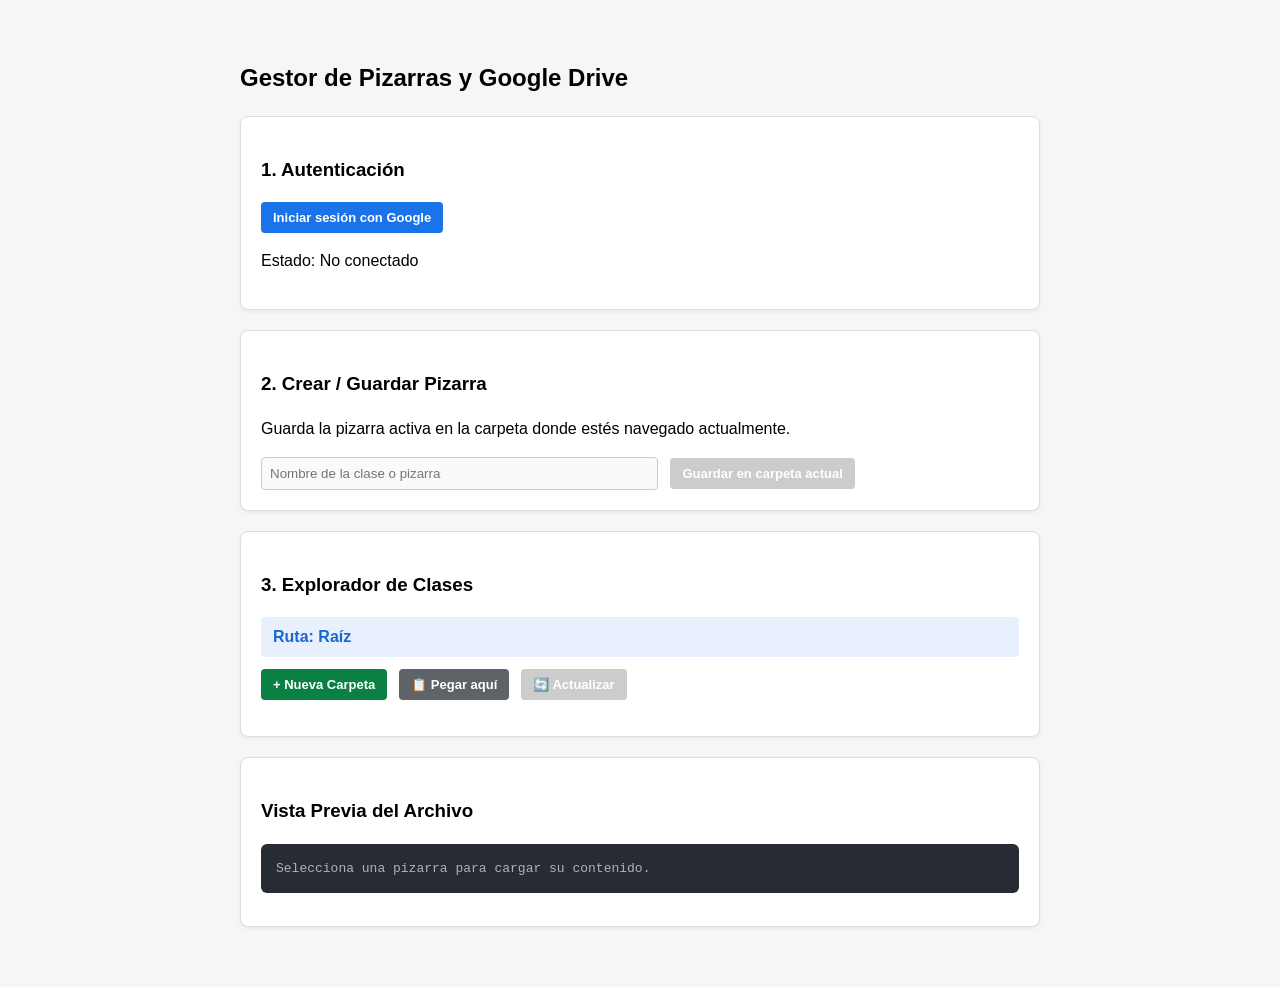
<file: registro.html>
<!DOCTYPE html>
<html lang="es">
<head>
  <meta charset="UTF-8">
  <meta name="viewport" content="width=device-width, initial-scale=1.0">
  <title>Gestor de Pizarras y Google Drive</title>
  <style>
    body {
      font-family: Arial, sans-serif;
      max-width: 800px;
      margin: 20px auto;
      padding: 20px;
      line-height: 1.5;
      background-color: #f4f6f8;
    }
    .box {
      border: 1px solid #dcdcdc;
      padding: 20px;
      border-radius: 8px;
      margin-bottom: 20px;
      background-color: #ffffff;
      box-shadow: 0 2px 4px rgba(0,0,0,0.05);
    }
    .badge {
      display: inline-block;
      padding: 5px 10px;
      border-radius: 4px;
      font-weight: bold;
      color: white;
      margin-top: 5px;
    }
    .teacher { background-color: #2e7d32; }
    .student { background-color: #1565c0; }
    button {
      padding: 8px 12px;
      border: none;
      background-color: #1a73e8;
      color: white;
      border-radius: 4px;
      cursor: pointer;
      font-weight: bold;
      font-size: 13px;
      margin-right: 4px;
    }
    button:disabled { background-color: #ccc; cursor: not-allowed; }
    button.btn-secondary { background-color: #5f6368; }
    button.btn-action { background-color: #0b8043; }
    
    input[type="text"] {
      padding: 8px;
      width: 50%;
      border: 1px solid #ccc;
      border-radius: 4px;
      margin-right: 8px;
    }
    
    /* Navegación y explorador */
    .breadcrumbs {
      background: #e8f0fe;
      padding: 8px 12px;
      border-radius: 4px;
      margin-bottom: 12px;
      font-weight: bold;
      color: #1967d2;
    }
    .breadcrumbs span {
      cursor: pointer;
      text-decoration: underline;
    }

    .toolbar {
      display: flex;
      gap: 8px;
      margin-bottom: 15px;
      align-items: center;
      flex-wrap: wrap;
    }

    ul { list-style-type: none; padding: 0; margin-top: 10px; }
    li {
      background: #f9f9f9;
      border: 1px solid #e0e0e0;
      padding: 10px 14px;
      margin-bottom: 8px;
      border-radius: 4px;
      display: flex;
      justify-content: space-between;
      align-items: center;
    }
    li.is-folder {
      background-color: #f1f3f4;
      border-left: 4px solid #1a73e8;
    }
    .item-title {
      display: flex;
      align-items: center;
      gap: 8px;
      cursor: pointer;
    }
    pre {
      background: #272c34;
      color: #abb2bf;
      padding: 15px;
      border-radius: 6px;
      overflow-x: auto;
      max-height: 250px;
    }
    .clipboard-bar {
      font-size: 12px;
      background: #fff3e0;
      border: 1px solid #ffe0b2;
      padding: 6px 10px;
      border-radius: 4px;
      margin-bottom: 10px;
      display: none;
    }
  </style>
  <script src="https://accounts.google.com/gsi/client" onload="initGIS()" async defer></script>
</head>
<body>

  <h2>Gestor de Pizarras y Google Drive</h2>

  <!-- 1. Autenticación -->
  <div class="box">
    <h3>1. Autenticación</h3>
    <button id="authBtn" onclick="handleAuthClick()">Iniciar sesión con Google</button>
    <p id="userInfo">Estado: No conectado</p>
    <div id="roleBadge"></div>
  </div>

  <!-- 2. Panel del Profesor -->
  <div class="box">
    <h3>2. Crear / Guardar Pizarra</h3>
    <p>Guarda la pizarra activa en la carpeta donde estés navegado actualmente.</p>
    <input type="text" id="boardTitle" placeholder="Nombre de la clase o pizarra" disabled>
    <button id="saveBtn" onclick="saveWhiteboardTest()" disabled>Guardar en carpeta actual</button>
  </div>

  <!-- 3. Explorador de Archivos y Carpetas -->
  <div class="box">
    <h3>3. Explorador de Clases</h3>
    
    <!-- Ruta actual / Breadcrumb -->
    <div class="breadcrumbs" id="breadcrumbsView">Ruta: Raíz</div>

    <!-- Barra de acciones -->
    <div class="toolbar">
      <button id="newFolderBtn" class="btn-action" onclick="promptCreateFolder()" disabled>+ Nueva Carpeta</button>
      <button id="pasteBtn" class="btn-secondary" onclick="pasteFile()" disabled>📋 Pegar aquí</button>
      <button id="refreshBtn" onclick="refreshCurrentFolder()" disabled>🔄 Actualizar</button>
    </div>

    <!-- Indicador de archivo copiado -->
    <div id="clipboardBar" class="clipboard-bar"></div>

    <ul id="boardsList"></ul>
  </div>

  <!-- 4. Contenido de Pizarra Seleccionada -->
  <div class="box">
    <h3>Vista Previa del Archivo</h3>
    <pre id="fileContent">Selecciona una pizarra para cargar su contenido.</pre>
  </div>

  <script>
    // CONFIGURACIÓN DE CREDENCIALES
    const CLIENT_ID = '105539045721-rqso8ee1qvak0f35lm72dl0iqgaisqqe.apps.googleusercontent.com';
    const TEACHER_EMAIL = 'ingeniero.diego.bustamante@gmail.com';
    const ROOT_FOLDER_ID = '1F9G2av-nBxT4lnOI9TeG4Do0cadbbESQ'; 

    const SCOPES = 'https://www.googleapis.com/auth/drive https://www.googleapis.com/auth/userinfo.email';

    let tokenClient;
    let accessToken = null;
    let currentUserEmail = null;
    let isTeacher = false;

    // Estado de navegación
    let folderHistory = [{ id: ROOT_FOLDER_ID, name: 'Raíz' }];
    let clipboardFile = null; // Guardará { id, name } al copiar

    function initGIS() {
      tokenClient = google.accounts.oauth2.initTokenClient({
        client_id: CLIENT_ID,
        scope: SCOPES,
        callback: async (response) => {
          if (response.error) {
            alert('Error de autenticación: ' + response.error);
            return;
          }
          accessToken = response.access_token;
          await fetchUserProfile();
          updateUIByRole();
        },
      });
    }

    function handleAuthClick() {
      tokenClient.requestAccessToken({ prompt: 'select_account consent' });
    }

    async function fetchUserProfile() {
      try {
        const res = await fetch('https://www.googleapis.com/oauth2/v3/userinfo', {
          headers: { Authorization: `Bearer ${accessToken}` }
        });
        const data = await res.json();
        currentUserEmail = data.email;
        isTeacher = (currentUserEmail.toLowerCase() === TEACHER_EMAIL.toLowerCase());
      } catch (err) {
        console.error('Error al obtener perfil:', err);
      }
    }

    function getCurrentFolderId() {
      return folderHistory[folderHistory.length - 1].id;
    }

    function updateUIByRole() {
      document.getElementById('userInfo').innerText = `Conectado como: ${currentUserEmail}`;
      const badge = document.getElementById('roleBadge');

      if (isTeacher) {
        badge.innerHTML = '<span class="badge teacher">ROL: PROFESOR (Editor)</span>';
        document.getElementById('boardTitle').disabled = false;
        document.getElementById('saveBtn').disabled = false;
        document.getElementById('newFolderBtn').disabled = false;
      } else {
        badge.innerHTML = '<span class="badge student">ROL: ALUMNO (Solo Lectura)</span>';
        document.getElementById('boardTitle').disabled = true;
        document.getElementById('saveBtn').disabled = true;
        document.getElementById('newFolderBtn').disabled = true;
      }

      document.getElementById('refreshBtn').disabled = false;
      renderBreadcrumbs();
      listFolderContents();
    }

    // NAVEGACIÓN Y BREADCRUMBS
    function renderBreadcrumbs() {
      const container = document.getElementById('breadcrumbsView');
      container.innerHTML = 'Ruta: ';
      
      folderHistory.forEach((folder, index) => {
        const span = document.createElement('span');
        span.innerText = folder.name;
        span.onclick = () => navigateToBreadcrumb(index);
        container.appendChild(span);

        if (index < folderHistory.length - 1) {
          container.appendChild(document.createTextNode(' / '));
        }
      });
    }

    function navigateToFolder(folderId, folderName) {
      folderHistory.push({ id: folderId, name: folderName });
      renderBreadcrumbs();
      listFolderContents();
    }

    function navigateToBreadcrumb(index) {
      folderHistory = folderHistory.slice(0, index + 1);
      renderBreadcrumbs();
      listFolderContents();
    }

    function refreshCurrentFolder() {
      listFolderContents();
    }

    // LISTAR CONTENIDO DE LA CARPETA ACTUAL
    async function listFolderContents() {
      const list = document.getElementById('boardsList');
      list.innerHTML = '<li>Cargando contenido...</li>';

      const currentFolderId = getCurrentFolderId();
      const query = encodeURIComponent(`'${currentFolderId}' in parents and trashed = false`);

      try {
        const response = await fetch(`https://www.googleapis.com/drive/v3/files?q=${query}&fields=files(id,name,mimeType,createdTime)&orderBy=folder,name`, {
          headers: { Authorization: `Bearer ${accessToken}` }
        });
        
        const data = await response.json();
        list.innerHTML = '';

        if (data.files && data.files.length > 0) {
          data.files.forEach(item => {
            const isFolder = item.mimeType === 'application/vnd.google-apps.folder';
            const li = document.createElement('li');
            
            if (isFolder) {
              li.className = 'is-folder';
              li.innerHTML = `
                <div class="item-title" onclick="navigateToFolder('${item.id}', '${item.name}')">
                  📁 <strong>${item.name}</strong>
                </div>
                <span><em>Carpeta</em></span>
              `;
            } else {
              let copyBtnHtml = isTeacher ? `<button class="btn-secondary" onclick="copyFile('${item.id}', '${item.name}')">📄 Copiar</button>` : '';
              li.innerHTML = `
                <div class="item-title" onclick="readWhiteboard('${item.id}')">
                  📝 <span>${item.name}</span>
                </div>
                <div>
                  ${copyBtnHtml}
                  <button onclick="readWhiteboard('${item.id}')">Abrir</button>
                </div>
              `;
            }
            list.appendChild(li);
          });
        } else {
          list.innerHTML = '<li>Esta carpeta está vacía.</li>';
        }
      } catch (err) {
        console.error('Error al listar contenido:', err);
        list.innerHTML = '<li>Error al cargar la carpeta.</li>';
      }
    }

    // CREAR NUEVA CARPETA
    async function promptCreateFolder() {
      const folderName = prompt('Nombre de la nueva carpeta:');
      if (!folderName || !folderName.trim()) return;

      const currentFolderId = getCurrentFolderId();

      try {
        const response = await fetch('https://www.googleapis.com/drive/v3/files', {
          method: 'POST',
          headers: {
            Authorization: `Bearer ${accessToken}`,
            'Content-Type': 'application/json'
          },
          body: JSON.stringify({
            name: folderName.trim(),
            mimeType: 'application/vnd.google-apps.folder',
            parents: [currentFolderId]
          })
        });

        const newFolder = await response.json();

        if (response.ok) {
          await setPublicReadPermission(newFolder.id);
          alert(`Carpeta "${folderName}" creada.`);
          listFolderContents();
        } else {
          alert('Error creando carpeta: ' + newFolder.error.message);
        }
      } catch (err) {
        console.error('Error al crear carpeta:', err);
      }
    }

    // GUARDAR NUEVA PIZARRA EN LA CARPETA ACTUAL
    async function saveWhiteboardTest() {
      const titleInput = document.getElementById('boardTitle');
      const title = titleInput.value.trim() || 'Clase sin título';
      const saveBtn = document.getElementById('saveBtn');
      const currentFolderId = getCurrentFolderId();

      saveBtn.disabled = true;
      saveBtn.innerText = 'Guardando...';

      const whiteboardData = {
        title: title,
        teacher: currentUserEmail,
        createdAt: new Date().toISOString(),
        strokes: [{ tool: 'pen', color: '#ff0000', points: [[10, 10], [50, 50]] }]
      };

      try {
        const metadataResponse = await fetch('https://www.googleapis.com/drive/v3/files', {
          method: 'POST',
          headers: {
            Authorization: `Bearer ${accessToken}`,
            'Content-Type': 'application/json'
          },
          body: JSON.stringify({
            name: `PIZARRA_${title}.json`,
            mimeType: 'application/json',
            parents: [currentFolderId]
          })
        });

        const file = await metadataResponse.json();

        if (!metadataResponse.ok) {
          alert('Error al crear archivo: ' + file.error.message);
          return;
        }

        const contentResponse = await fetch(`https://www.googleapis.com/upload/drive/v3/files/${file.id}?uploadType=media`, {
          method: 'PATCH',
          headers: {
            Authorization: `Bearer ${accessToken}`,
            'Content-Type': 'application/json'
          },
          body: JSON.stringify(whiteboardData, null, 2)
        });

        if (contentResponse.ok) {
          await setPublicReadPermission(file.id);
          alert('Pizarra guardada con éxito.');
          titleInput.value = '';
          listFolderContents();
        } else {
          const errData = await contentResponse.json();
          alert('Error subiendo contenido: ' + errData.error.message);
        }
      } catch (err) {
        console.error('Error en subida:', err);
      } finally {
        saveBtn.disabled = !isTeacher;
        saveBtn.innerText = 'Guardar en carpeta actual';
      }
    }

    // COPIAR Y PEGAR ARCHIVOS
    function copyFile(fileId, fileName) {
      clipboardFile = { id: fileId, name: fileName };
      const bar = document.getElementById('clipboardBar');
      bar.style.display = 'block';
      bar.innerHTML = `📋 Archivo listo para pegar: <strong>${fileName}</strong>`;
      
      if (isTeacher) {
        document.getElementById('pasteBtn').disabled = false;
      }
      alert(`Copiado "${fileName}". Navega a la carpeta donde quieras pegarlo y haz clic en "Pegar aquí".`);
    }

    async function pasteFile() {
      if (!clipboardFile) return;

      const currentFolderId = getCurrentFolderId();
      const pasteBtn = document.getElementById('pasteBtn');
      pasteBtn.disabled = true;
      pasteBtn.innerText = 'Pegando...';

      try {
        const response = await fetch(`https://www.googleapis.com/drive/v3/files/${clipboardFile.id}/copy`, {
          method: 'POST',
          headers: {
            Authorization: `Bearer ${accessToken}`,
            'Content-Type': 'application/json'
          },
          body: JSON.stringify({
            name: `Copia de ${clipboardFile.name}`,
            parents: [currentFolderId]
          })
        });

        const copiedFile = await response.json();

        if (response.ok) {
          await setPublicReadPermission(copiedFile.id);
          alert(`Archivo pegado con éxito en esta carpeta.`);
          listFolderContents();
        } else {
          alert('Error al pegar archivo: ' + copiedFile.error.message);
        }
      } catch (err) {
        console.error('Error duplicando archivo:', err);
      } finally {
        pasteBtn.disabled = false;
        pasteBtn.innerText = '📋 Pegar aquí';
      }
    }

    // PERMISOS DE LECTURA PÚBLICA
    async function setPublicReadPermission(fileId) {
      try {
        await fetch(`https://www.googleapis.com/drive/v3/files/${fileId}/permissions`, {
          method: 'POST',
          headers: {
            Authorization: `Bearer ${accessToken}`,
            'Content-Type': 'application/json'
          },
          body: JSON.stringify({
            role: 'reader',
            type: 'anyone'
          })
        });
      } catch (err) {
        console.error('Error asignando permisos:', err);
      }
    }

    // LEER PIZARRA
    async function readWhiteboard(fileId) {
      document.getElementById('fileContent').innerText = 'Cargando contenido...';
      try {
        const response = await fetch(`https://www.googleapis.com/drive/v3/files/${fileId}?alt=media`, {
          headers: { Authorization: `Bearer ${accessToken}` }
        });
        const content = await response.text();
        document.getElementById('fileContent').innerText = content;
      } catch (err) {
        console.error('Error leyendo archivo:', err);
        document.getElementById('fileContent').innerText = 'Error al leer el archivo.';
      }
    }
  </script>
</body>
</html>
</file>
